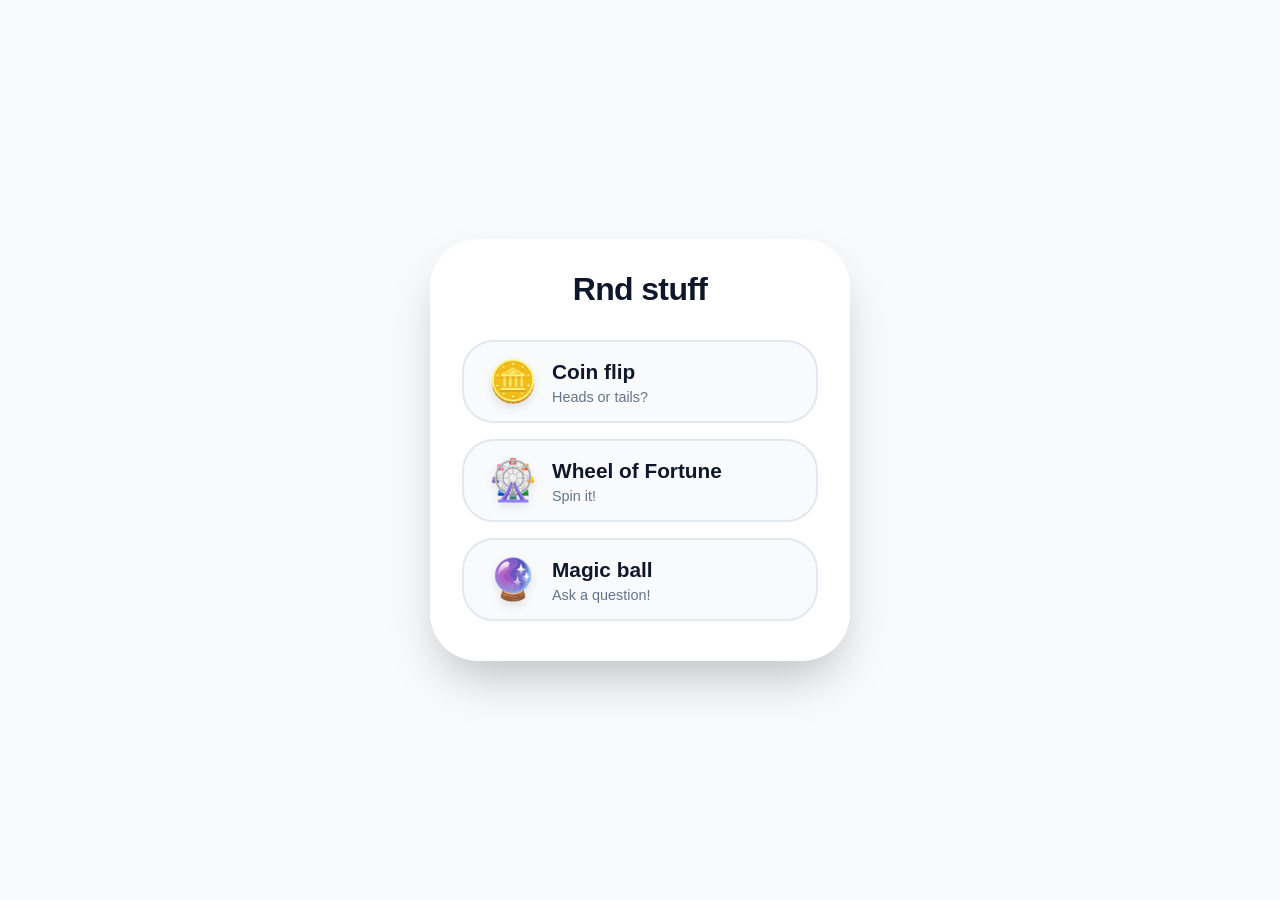
<file: index.html>
<!DOCTYPE html>
<html lang="en">
<head>
    <meta charset="UTF-8">
    <meta name="viewport" content="width=device-width, initial-scale=1.0">
    <title>Rnd stuff</title>
    <link rel="stylesheet" href="base.css">
    <link rel="stylesheet" href="menu.css">
    <link rel="icon" href="data:image/svg+xml,<svg xmlns=%22http://www.w3.org/2000/svg%22 viewBox=%220 0 100 100%22><text y=%22.9em%22 font-size=%2290%22>🎮</text></svg>">

</head>
<body>
    <div class="app">
        <!-- Главное меню без навигации -->
        <div class="menu-container">
            <h1 class="menu-title">Rnd stuff</h1>
            <div class="menu-vertical">
                <a href="coin/" class="menu-item">
                    <span class="menu-item-icon">🪙</span>
                    <span class="menu-item-text">
                        <span class="menu-item-title">Coin flip</span>
                        <span class="menu-item-desc">Heads or tails?</span>
                    </span>
                </a>
                <a href="wheel/" class="menu-item">
                    <span class="menu-item-icon">🎡</span>
                    <span class="menu-item-text">
                        <span class="menu-item-title">Wheel of Fortune</span>
                        <span class="menu-item-desc">Spin it!</span>
                    </span>
                </a>
                <a href="ball/" class="menu-item">
                    <span class="menu-item-icon">🔮</span>
                    <span class="menu-item-text">
                        <span class="menu-item-title">Magic ball</span>
                        <span class="menu-item-desc">Ask a question!</span>
                    </span>
                </a>
            </div>
        </div>
    </div>
</body>
</html>
</file>
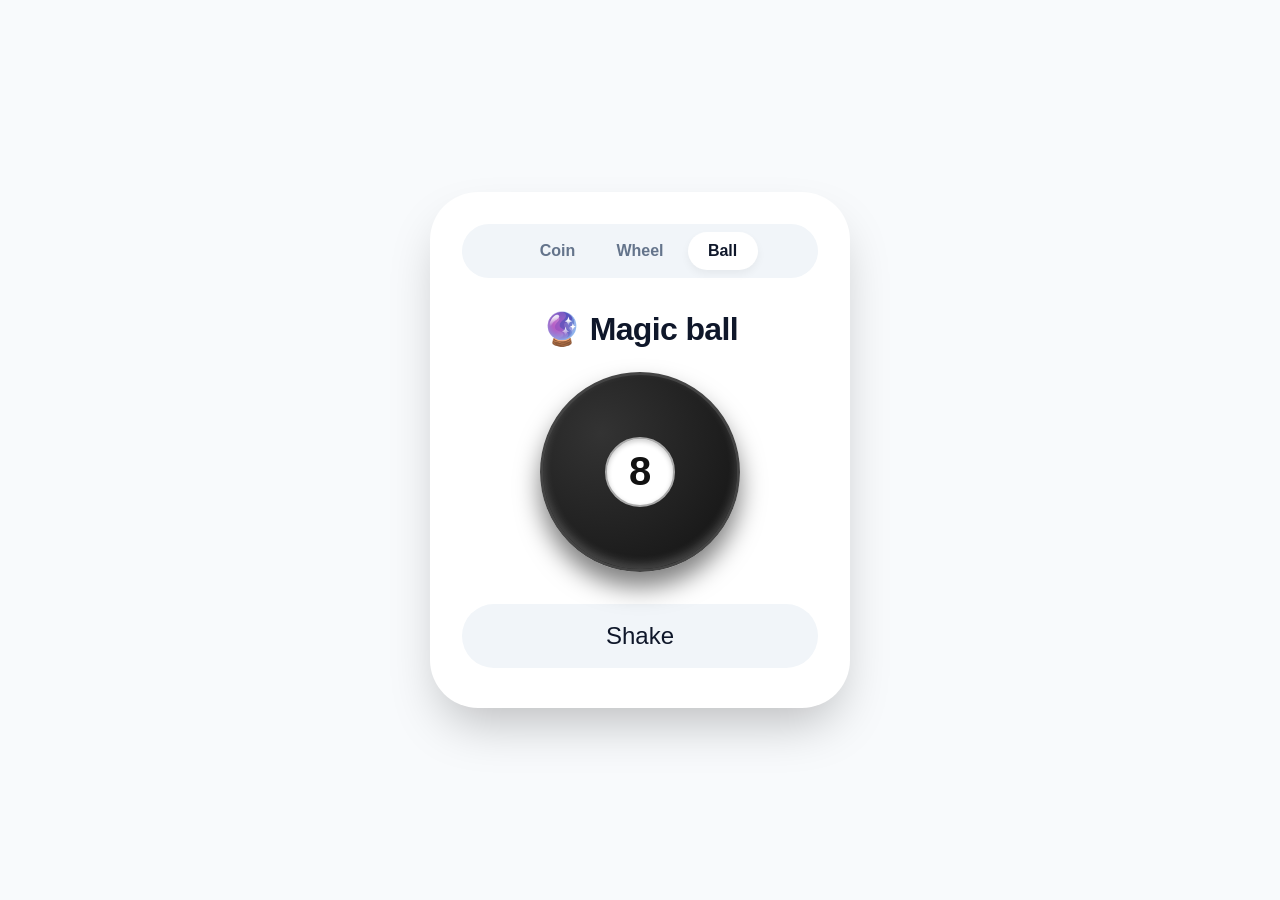
<file: ball/index.html>
<!DOCTYPE html>
<html lang=en">
<head>
    <meta charset="UTF-8">
    <meta name="viewport" content="width=device-width, initial-scale=1.0">
    <title>Magic ball</title>
    <link rel="stylesheet" href="../base.css">
    <link rel="stylesheet" href="ball.css">
    <link rel="icon" href="data:image/svg+xml,<svg xmlns=%22http://www.w3.org/2000/svg%22 viewBox=%220 0 100 100%22><text y=%22.9em%22 font-size=%2290%22>🎱</text></svg>">
</head>
<body>
    <div class="app">
        <nav class="nav-bar">
            <a href="../coin/" class="nav-link">Coin</a>
            <a href="../wheel/" class="nav-link">Wheel</a>
            <a href="#" class="nav-link active">Ball</a>
        </nav>

        <h1>🔮 Magic ball</h1>

        <div class="ball-container">
            <div class="ball" id="ball" tabindex="0" role="button" aria-label="Задать вопрос">
                <div class="ball-answer" id="answer">8</div>
            </div>
        </div>

        <p class="result" id="resultMessage">Shake</p>
    </div>

    <script src="ball.js"></script>
</body>
</html>
</file>
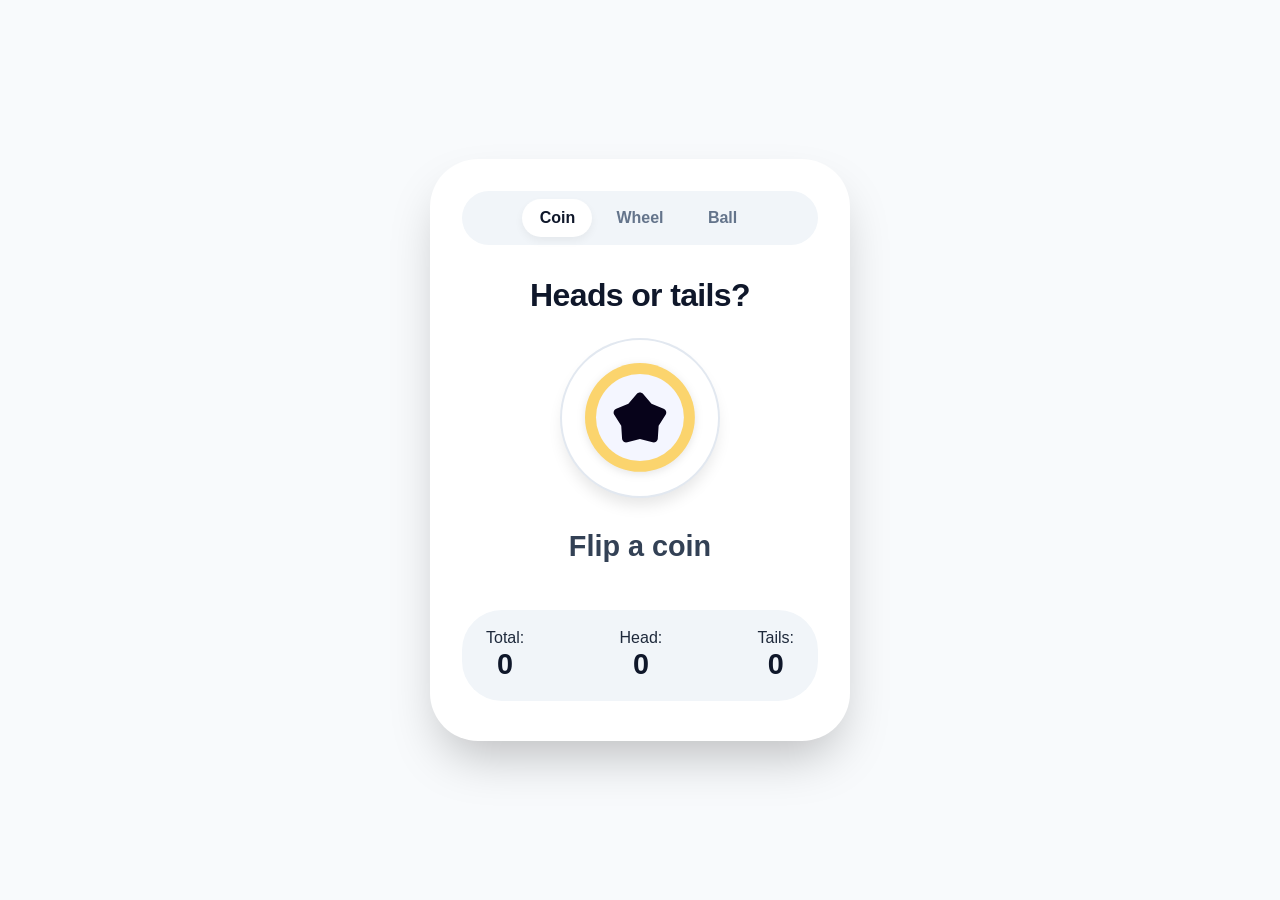
<file: coin/index.html>
<!DOCTYPE html>
<html lang="en">
<head>
    <meta charset="UTF-8">
    <meta name="viewport" content="width=device-width, initial-scale=1.0">
    <title>Heads or tails</title>
    <link rel="stylesheet" href="../base.css">
    <link rel="stylesheet" href="coin.css">
    <link rel="icon" href="data:image/svg+xml,<svg xmlns=%22http://www.w3.org/2000/svg%22 viewBox=%220 0 100 100%22><text y=%22.9em%22 font-size=%2290%22>🪙</text></svg>">
</head>
<body>
    <div class="app">
        <nav class="nav-bar">
            <a href="#" class="nav-link active">Coin</a>
            <a href="../wheel/" class="nav-link">Wheel</a>
            <a href="../ball/" class="nav-link">Ball</a>
        </nav>

        <h1>Heads or tails?</h1>

        <div class="coin-wrapper">
            <div class="coin" id="coin" tabindex="0" role="button" aria-label="Подбросить монету">
                <div class="side front">
                    <img src="imgs/head.svg" alt="Орёл" class="coin-image">
                </div>
                <div class="side back">
                    <img src="imgs/tails.svg" alt="Решка" class="coin-image">
                </div>
            </div>
        </div>

        <p class="result" id="result">Flip a coin</p>

        <div class="stats">
            <p>Total: <span id="totalFlips">0</span></p>
            <p>Head: <span id="headsCount">0</span></p>
            <p>Tails: <span id="tailsCount">0</span></p>
        </div>
    </div>

    <script src="coin.js"></script>
</body>
</html>
</file>
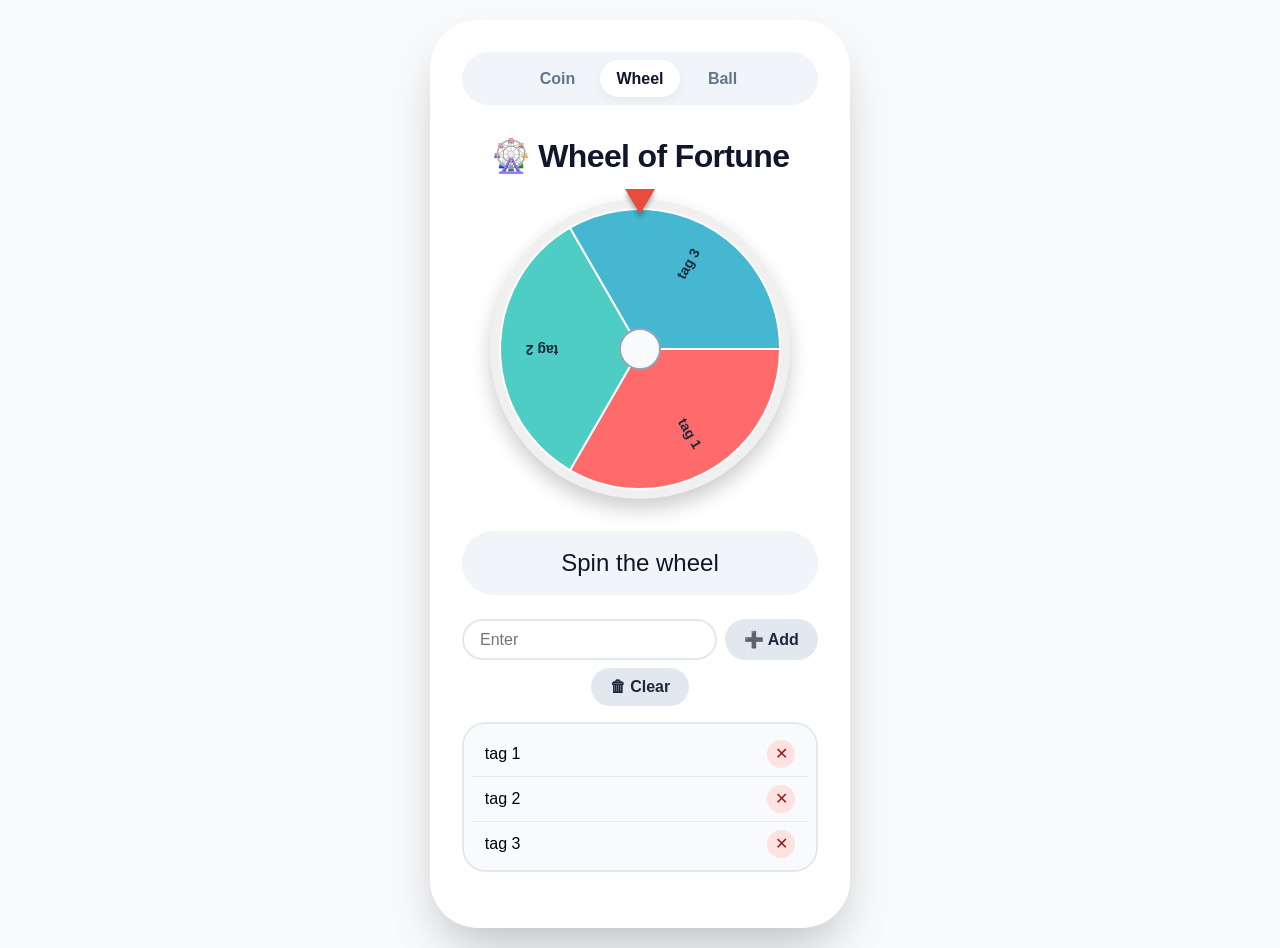
<file: wheel/index.html>
<!DOCTYPE html>
<html lang="en">
<head>
    <meta charset="UTF-8">
    <meta name="viewport" content="width=device-width, initial-scale=1.0">
    <title>Wheel of Fortune</title>
    <link rel="stylesheet" href="../base.css">
    <link rel="stylesheet" href="wheel.css">
    <link rel="icon" href="data:image/svg+xml,<svg xmlns=%22http://www.w3.org/2000/svg%22 viewBox=%220 0 100 100%22><text y=%22.9em%22 font-size=%2290%22>🎡</text></svg>">

</head>
<body>
    <div class="app">
        <nav class="nav-bar">
            <a href="../coin/" class="nav-link">Coin</a>
            <a href="#" class="nav-link active">Wheel</a>
            <a href="../ball/" class="nav-link">Ball</a>
        </nav>

        <h1>🎡 Wheel of Fortune</h1>

        <!-- Колесо (canvas) с курсором pointer -->
        <div class="wheel-container">
            <canvas id="wheelCanvas" width="300" height="300" style="cursor: pointer;"></canvas>
            <div class="pointer"></div>
        </div>

        <!-- Результат -->
        <p class="result" id="resultMessage">Spin the wheel</p>

        <!-- Управление словами -->
        <div class="word-controls">
            <input type="text" id="newWordInput" placeholder="Enter" maxlength="20">
            <button id="addWordBtn" class="small-btn">➕ Add</button>
            <button id="clearAllBtn" class="small-btn">🗑 Clear</button>
        </div>

        <!-- Список слов -->
        <ul class="word-list" id="wordList"></ul>
    </div>

    <script src="wheel.js"></script>
</body>
</html>
</file>
<file: base.css>
* {
    margin: 0;
    padding: 0;
    box-sizing: border-box;
}

body {
    font-family: 'Inter', sans-serif;
    background: #f8fafc;
    min-height: 100vh;
    display: flex;
    align-items: center;
    justify-content: center;
    padding: 20px;
}

.app {
    text-align: center;
    background: white;
    padding: 2rem 2rem 2.5rem;
    border-radius: 48px;
    box-shadow: 0 25px 50px -12px rgba(0, 0, 0, 0.25);
    width: 420px;
    max-width: 100%;
}

/* Навигация (общая для всех страниц, кроме главной) */
.nav-bar {
    display: flex;
    gap: 0.5rem;
    justify-content: center;
    margin-bottom: 2rem;
    background: #f1f5f9;
    padding: 0.5rem;
    border-radius: 40px;
    flex-wrap: wrap;
}

.nav-link {
    text-decoration: none;
    padding: 0.6rem 1rem;
    font-size: 1rem;
    font-weight: 600;
    color: #64748b;
    border-radius: 40px;
    transition: all 0.2s;
    flex: 0 1 auto;
    min-width: 70px;
}

.nav-link.active {
    background: white;
    color: #0f172a;
    box-shadow: 0 4px 8px rgba(0, 0, 0, 0.05);
}

.nav-link:hover:not(.active) {
    color: #334155;
    background: rgba(255, 255, 255, 0.6);
}

/* Заголовки игр (общие) */
h1 {
    font-size: 2rem;
    font-weight: 600;
    color: #0f172a;
    margin-bottom: 1.5rem;
    letter-spacing: -0.02em;
}
</file>
<file: menu.css>
.menu-title {
    font-size: 2rem;
    font-weight: 600;
    color: #0f172a;
    margin-bottom: 2rem;
    letter-spacing: -0.02em;
}

.menu-vertical {
    display: flex;
    flex-direction: column;
    gap: 1rem;
}

.menu-item {
    display: flex;
    align-items: center;
    gap: 1rem;
    background: #f8fafc;
    border-radius: 32px;
    padding: 1rem 1.5rem;
    border: 2px solid #e2e8f0;
    text-decoration: none;
    color: #0f172a;
    transition: transform 0.2s, box-shadow 0.2s, border-color 0.2s;
    text-align: left;
}

.menu-item:hover {
    transform: translateY(-2px);
    box-shadow: 0 15px 25px -8px rgba(0, 0, 0, 0.15);
    border-color: #cbd5e1;
}

.menu-item-icon {
    font-size: 2.5rem;
    width: 3rem;
    text-align: center;
    filter: drop-shadow(0 4px 4px rgba(0,0,0,0.1));
}

.menu-item-text {
    display: flex;
    flex-direction: column;
}

.menu-item-title {
    font-size: 1.3rem;
    font-weight: 600;
    line-height: 1.3;
}

.menu-item-desc {
    font-size: 0.9rem;
    color: #64748b;
    margin-top: 0.2rem;
}
</file>
<file: ball/ball.css>
.ball-container {
    margin: 1.5rem auto 2rem;
    display: flex;
    justify-content: center;
    align-items: center;
}

.ball {
    width: 200px;
    height: 200px;
    background: radial-gradient(circle at 30% 30%, #333, #111);
    border-radius: 50%;
    display: flex;
    flex-direction: column;
    justify-content: center;
    align-items: center;
    box-shadow: 0 15px 25px rgba(0,0,0,0.5), inset 0 -5px 10px rgba(255,255,255,0.2);
    border: 3px solid #444;
    transition: transform 0.2s;
    cursor: pointer; /* Добавлено */
}

.ball-emoji {
    font-size: 4rem;
    filter: drop-shadow(0 4px 4px black);
    margin-bottom: 0.5rem;
}

.ball-answer {
    width: 70px;
    height: 70px;
    background: white;
    border-radius: 50%;
    display: flex;
    align-items: center;
    justify-content: center;
    font-size: 2.5rem;
    font-weight: bold;
    color: #111;
    box-shadow: inset 0 2px 5px rgba(0,0,0,0.2);
    border: 2px solid #aaa;
}

@keyframes shake {
    0% { transform: translate(0, 0) rotate(0deg); }
    10% { transform: translate(-5px, -5px) rotate(-5deg); }
    20% { transform: translate(5px, -5px) rotate(5deg); }
    30% { transform: translate(-5px, 5px) rotate(-5deg); }
    40% { transform: translate(5px, 5px) rotate(5deg); }
    50% { transform: translate(-5px, -5px) rotate(-5deg); }
    60% { transform: translate(5px, -5px) rotate(5deg); }
    70% { transform: translate(-5px, 5px) rotate(-5deg); }
    80% { transform: translate(5px, 5px) rotate(5deg); }
    90% { transform: translate(-5px, -5px) rotate(-5deg); }
    100% { transform: translate(0, 0) rotate(0deg); }
}

.ball.shake {
    animation: shake 0.8s ease-in-out;
}

.result {
    font-size: 1.5rem;
    color: #0f172a;
    background: #f1f5f9;
    padding: 1rem 1.5rem;
    border-radius: 60px;
    margin-top: 1.5rem;
    min-height: 4rem;
    display: flex;
    align-items: center;
    justify-content: center;
    font-weight: 500;
}
</file>
<file: coin/coin.css>
.coin-wrapper {
    margin: 1rem auto 2rem;
    width: 160px;
    height: 160px;
    perspective: 1000px;
}

.coin {
    width: 100%;
    height: 100%;
    position: relative;
    transform-style: preserve-3d;
    transition: transform 0.8s cubic-bezier(0.4, 0.0, 0.2, 1);
    transform: rotateY(0deg);
    cursor: pointer; /* Добавлено для интерактива */
}

.side {
    position: absolute;
    width: 100%;
    height: 100%;
    border-radius: 50%;
    backface-visibility: hidden;
    overflow: hidden;
    background: white;
    border: 2px solid #e2e8f0;
    box-shadow: 0 10px 15px -3px rgba(0, 0, 0, 0.1);
    display: flex;
    align-items: center;
    justify-content: center;
}

.front {
    transform: rotateY(0deg);
}

.back {
    transform: rotateY(180deg);
}

.coin-image {
    width: 70%;
    height: 70%;
    object-fit: contain;
    display: block;
    filter: drop-shadow(0 2px 4px rgba(0,0,0,0.1));
}

.result {
    font-size: 1.8rem;
    font-weight: 600;
    color: #334155;
    margin: 1.5rem 0;
    min-height: 3.5rem;
}

.stats {
    display: flex;
    justify-content: space-between;
    background: #f1f5f9;
    padding: 1.2rem 1.5rem;
    border-radius: 40px;
    font-size: 1rem;
    color: #1e293b;
    font-weight: 500;
    margin-top: 1rem;
}

.stats p {
    display: flex;
    flex-direction: column;
}

.stats span {
    font-size: 1.8rem;
    font-weight: 700;
    color: #0f172a;
    line-height: 1.2;
}
</file>
<file: wheel/wheel.css>
.wheel-container {
    position: relative;
    width: 300px;
    height: 300px;
    margin: 1rem auto 2rem;
}

canvas {
    width: 100%;
    height: 100%;
    display: block;
    border-radius: 50%;
    box-shadow: 0 10px 20px rgba(0,0,0,0.2);
    background: #f0f0f0;
}

.pointer {
    position: absolute;
    top: -10px;
    left: 50%;
    transform: translateX(-50%);
    width: 0;
    height: 0;
    border-left: 15px solid transparent;
    border-right: 15px solid transparent;
    border-top: 25px solid #e74c3c;
    z-index: 10;
    filter: drop-shadow(0 4px 2px rgba(0,0,0,0.3));
}

.word-controls {
    display: flex;
    gap: 0.5rem;
    margin-bottom: 1rem;
    flex-wrap: wrap;
    justify-content: center;
}

.word-controls input {
    flex: 1;
    min-width: 150px;
    padding: 0.6rem 1rem;
    border: 2px solid #e2e8f0;
    border-radius: 40px;
    font-size: 1rem;
    outline: none;
    transition: border 0.2s;
}

.word-controls input:focus {
    border-color: #94a3b8;
}

.small-btn {
    background: #e2e8f0;
    border: none;
    padding: 0.6rem 1.2rem;
    border-radius: 40px;
    font-size: 1rem;
    font-weight: 600;
    color: #1e293b;
    cursor: pointer;
    transition: all 0.2s;
    white-space: nowrap;
}

.small-btn:hover {
    background: #cbd5e1;
    transform: translateY(-1px);
}

.word-list {
    list-style: none;
    max-height: 150px;
    overflow-y: auto;
    border: 2px solid #e2e8f0;
    border-radius: 24px;
    padding: 0.5rem;
    margin: 1rem 0;
    text-align: left;
    background: #f8fafc;
}

.word-list li {
    display: flex;
    align-items: center;
    justify-content: space-between;
    padding: 0.5rem 0.8rem;
    border-bottom: 1px solid #e2e8f0;
    font-size: 1rem;
}

.word-list li:last-child {
    border-bottom: none;
}

.word-list button {
    background: #fee2e2;
    border: none;
    border-radius: 50%;
    width: 28px;
    height: 28px;
    font-size: 1rem;
    cursor: pointer;
    color: #991b1b;
    display: flex;
    align-items: center;
    justify-content: center;
    transition: background 0.2s;
}

.word-list button:hover {
    background: #fecaca;
}

.result {
    font-size: 1.5rem;
    color: #0f172a;
    background: #f1f5f9;
    padding: 1rem 1.5rem;
    border-radius: 60px;
    margin: 1.5rem 0;
    min-height: 4rem;
    display: flex;
    align-items: center;
    justify-content: center;
    font-weight: 500;
}

.wheel-container {
    position: relative;
    width: 300px;
    height: 300px;
    margin: 1rem auto 2rem;
}

canvas {
    width: 100%;
    height: 100%;
    display: block;
    border-radius: 50%;
    box-shadow: 0 10px 20px rgba(0,0,0,0.2);
    background: #f0f0f0;
    cursor: pointer; /* добавлено для ясности */
}

.pointer {
    position: absolute;
    top: -10px;
    left: 50%;
    transform: translateX(-50%);
    width: 0;
    height: 0;
    border-left: 15px solid transparent;
    border-right: 15px solid transparent;
    border-top: 25px solid #e74c3c;
    z-index: 10;
    filter: drop-shadow(0 4px 2px rgba(0,0,0,0.3));
}
</file>
